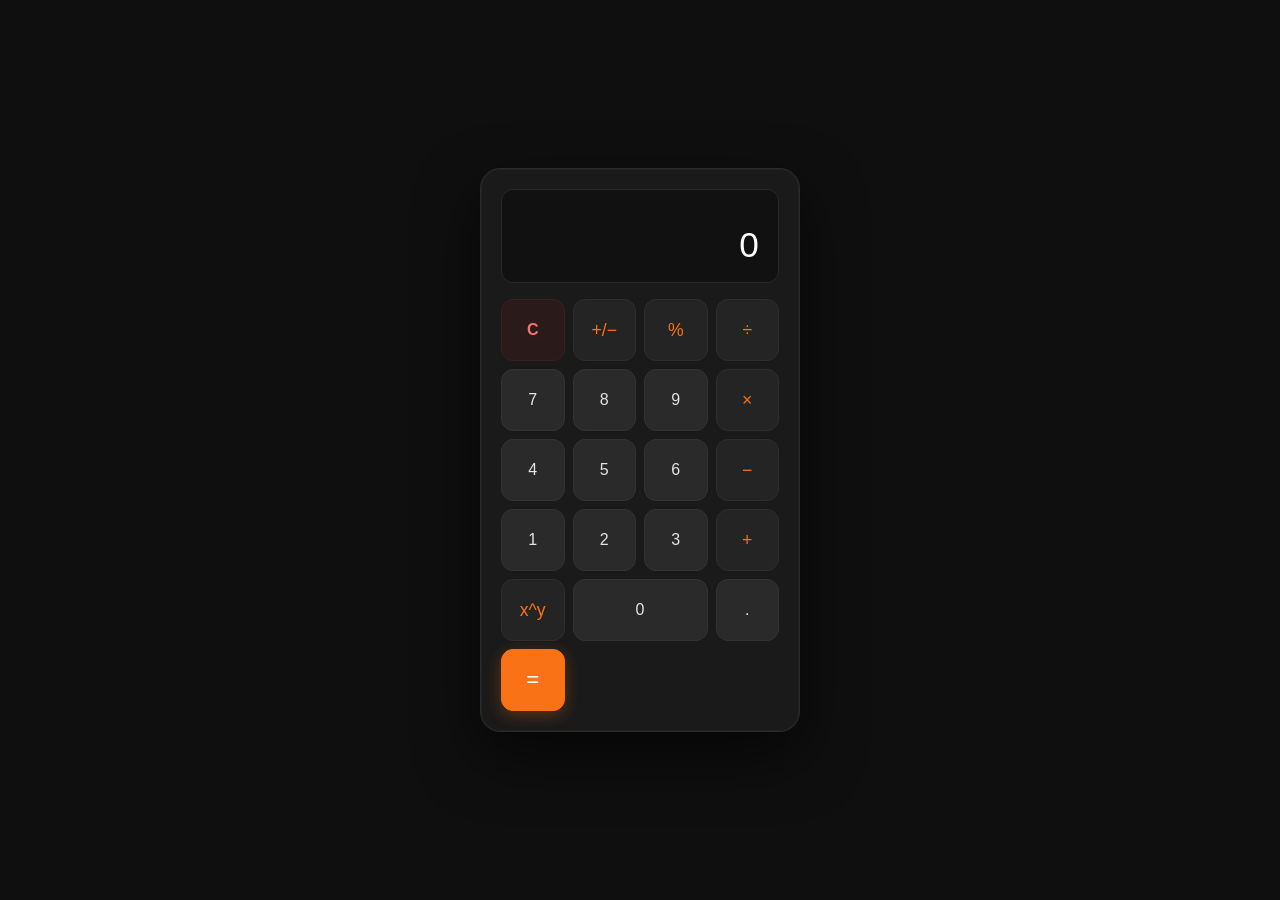
<file: calculator-app/index.html>
<!DOCTYPE html>
<html lang="en">
<head>
  <meta charset="UTF-8">
  <meta name="viewport" content="width=device-width, initial-scale=1.0">
  <title>Document</title>
  <link rel="stylesheet" href="style.css">
</head>
<body>
  <div class="calculator" role="application" aria-label="Calculator">
  <div class="display" aria-live="polite">
    <div class="display-expr" id="expr"></div>
    <div class="display-val"  id="val">0</div>
  </div>

  <div class="grid">
    <button class="btn-clear" onclick="calc.clear()"       aria-label="Clear">C</button>
    <button class="btn-op"    onclick="calc.toggleSign()"  aria-label="Toggle sign">+/−</button>
    <button class="btn-op"    onclick="calc.op('%')"       aria-label="Modulus">%</button>
    <button class="btn-op"    onclick="calc.op('/')"       aria-label="Divide">÷</button>

    <button onclick="calc.digit('7')">7</button>
    <button onclick="calc.digit('8')">8</button>
    <button onclick="calc.digit('9')">9</button>
    <button class="btn-op" onclick="calc.op('*')"  aria-label="Multiply">×</button>

    <button onclick="calc.digit('4')">4</button>
    <button onclick="calc.digit('5')">5</button>
    <button onclick="calc.digit('6')">6</button>
    <button class="btn-op" onclick="calc.op('-')"  aria-label="Subtract">−</button>

    <button onclick="calc.digit('1')">1</button>
    <button onclick="calc.digit('2')">2</button>
    <button onclick="calc.digit('3')">3</button>
    <button class="btn-op" onclick="calc.op('+')"  aria-label="Add">+</button>

    <button class="btn-op" onclick="calc.op('^')"  aria-label="Power">x^y</button>
    <button class="btn-zero" onclick="calc.digit('0')">0</button>
    <button onclick="calc.dot()">.</button>
    <button class="btn-eq" onclick="calc.equals()" aria-label="Equals">=</button>
  </div>
</div>


<script src="script.js"></script>
</body>
</html>
</file>
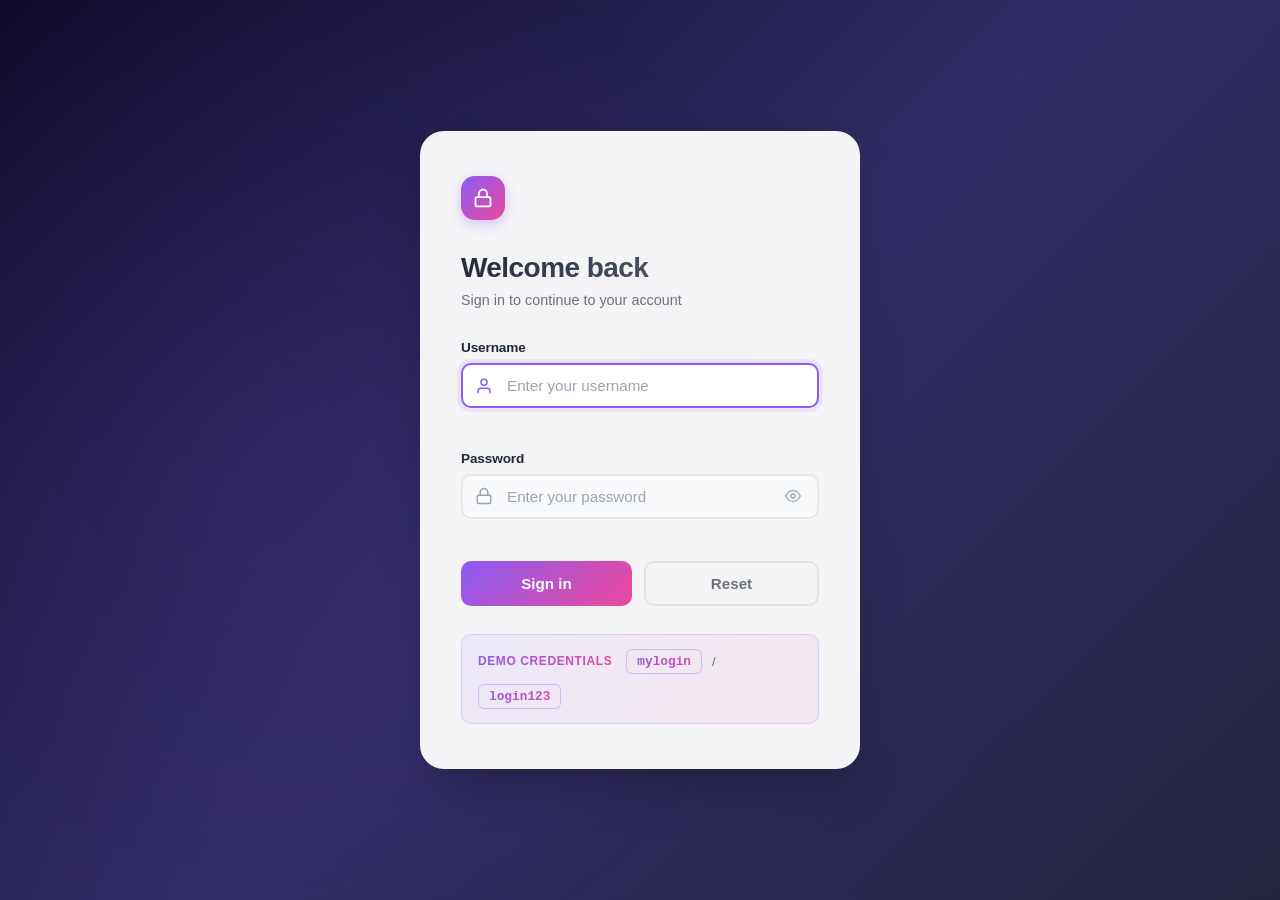
<file: login-app/index.html>
<!DOCTYPE html>
<html lang="en">
<head>
  <meta charset="UTF-8" />
  <meta name="viewport" content="width=device-width, initial-scale=1.0" />
  <title>Sign In</title>
  <link rel="stylesheet" href="style.css" />
</head>
<body>

  <div class="page">

    <div class="card">

      <!-- Brand -->
      <div class="brand">
        <div class="brand-icon">
          <svg width="20" height="20" viewBox="0 0 24 24" fill="none" stroke="currentColor" stroke-width="2.2" stroke-linecap="round" stroke-linejoin="round"><rect x="3" y="11" width="18" height="11" rx="2"/><path d="M7 11V7a5 5 0 0 1 10 0v4"/></svg>
        </div>
      </div>

      <h1 class="heading">Welcome back</h1>
      <p class="sub">Sign in to continue to your account</p>

      <!-- Alert banner -->
      <div id="alert" class="alert" role="alert" aria-live="polite" hidden>
        <svg class="alert-icon" width="16" height="16" viewBox="0 0 24 24" fill="none" stroke="currentColor" stroke-width="2" stroke-linecap="round" stroke-linejoin="round"><circle cx="12" cy="12" r="10"/><line x1="12" y1="8" x2="12" y2="12"/><line x1="12" y1="16" x2="12.01" y2="16"/></svg>
        <span id="alert-text"></span>
      </div>

      <form id="form" novalidate>

        <!-- Username -->
        <div class="field" id="field-u">
          <label for="username">Username</label>
          <div class="input-wrap">
            <svg class="field-icon" width="16" height="16" viewBox="0 0 24 24" fill="none" stroke="currentColor" stroke-width="2" stroke-linecap="round" stroke-linejoin="round" aria-hidden="true"><path d="M20 21v-2a4 4 0 0 0-4-4H8a4 4 0 0 0-4 4v2"/><circle cx="12" cy="7" r="4"/></svg>
            <input type="text" id="username" name="username" placeholder="Enter your username" autocomplete="username" maxlength="50" aria-describedby="u-err" />
          </div>
          <span class="field-err" id="u-err" role="alert"></span>
        </div>

        <!-- Password -->
        <div class="field" id="field-p">
          <label for="password">Password</label>
          <div class="input-wrap">
            <svg class="field-icon" width="16" height="16" viewBox="0 0 24 24" fill="none" stroke="currentColor" stroke-width="2" stroke-linecap="round" stroke-linejoin="round" aria-hidden="true"><rect x="3" y="11" width="18" height="11" rx="2"/><path d="M7 11V7a5 5 0 0 1 10 0v4"/></svg>
            <input type="password" id="password" name="password" placeholder="Enter your password" autocomplete="current-password" aria-describedby="p-err" />
            <button type="button" id="toggle-pw" class="pw-toggle" aria-label="Show password">
              <svg id="eye" width="16" height="16" viewBox="0 0 24 24" fill="none" stroke="currentColor" stroke-width="2" stroke-linecap="round" stroke-linejoin="round"><path d="M1 12s4-8 11-8 11 8 11 8-4 8-11 8-11-8-11-8z"/><circle cx="12" cy="12" r="3"/></svg>
            </button>
          </div>
          <span class="field-err" id="p-err" role="alert"></span>
        </div>

        <!-- Buttons -->
        <div class="actions">
          <button type="submit" class="btn-primary" id="btn-submit">
            <span id="btn-label">Sign in</span>
            <span id="btn-spinner" class="spinner" hidden aria-hidden="true"></span>
          </button>
          <button type="reset" class="btn-ghost" id="btn-reset">Reset</button>
        </div>

      </form>

      <!-- Credentials hint -->
      <div class="hint">
        <span class="hint-label">Demo credentials</span>
        <code>mylogin</code> / <code>login123</code>
      </div>

    </div>

  </div>

  <!-- Success screen (hidden initially) -->
  <div id="success-screen" class="success-screen" hidden>
    <div class="success-card">
      <div class="success-check">
        <svg width="32" height="32" viewBox="0 0 24 24" fill="none" stroke="currentColor" stroke-width="2.5" stroke-linecap="round" stroke-linejoin="round"><polyline points="20 6 9 17 4 12"/></svg>
      </div>
      <h2>You're signed in</h2>
      <p id="success-name">Welcome back!</p>
      <button class="btn-primary" style="margin-top:24px;width:100%;" onclick="goBack()">Sign in again</button>
    </div>
  </div>

  <script src="script.js"></script>
</body>
</html>
</file>
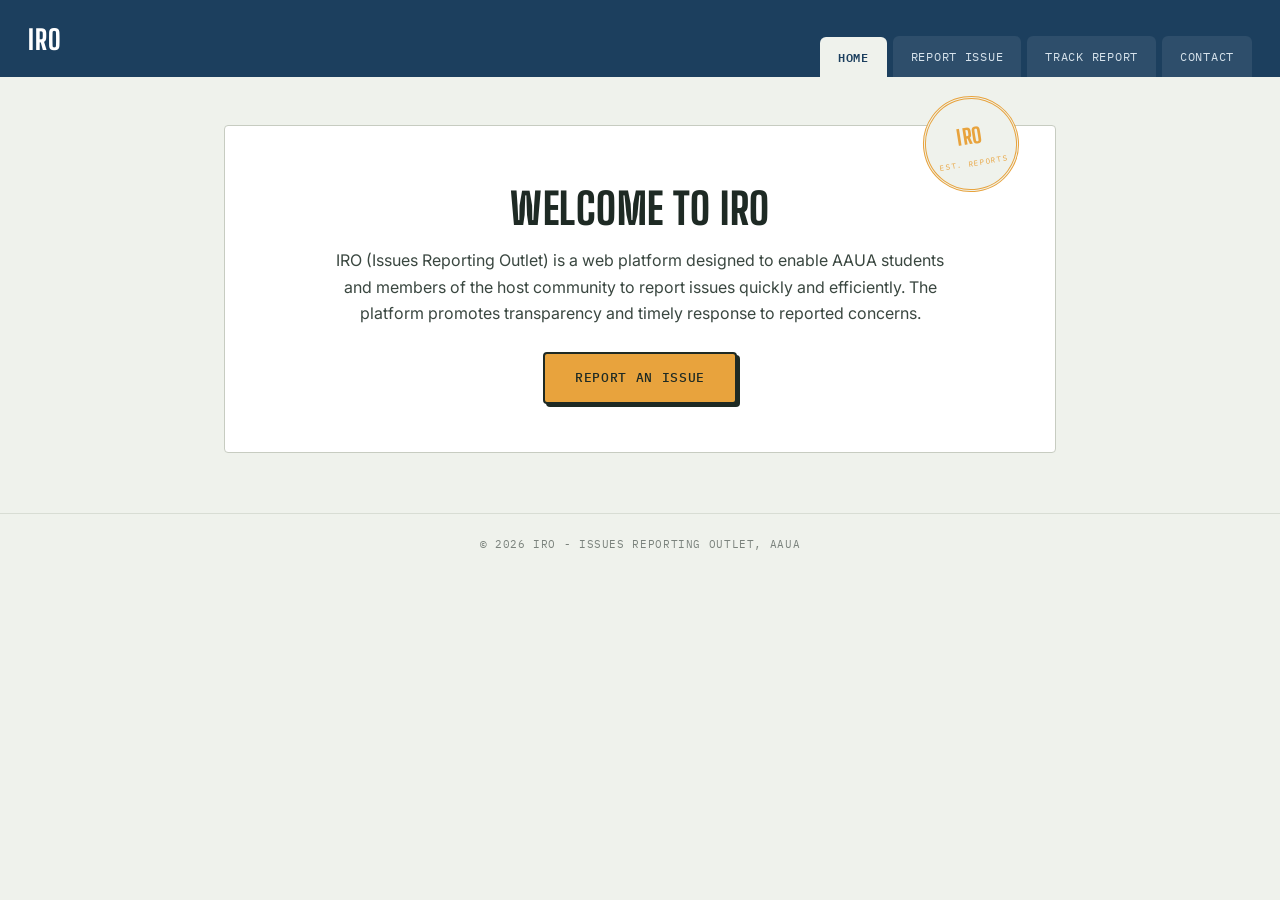
<file: Mini-web - Copy/index.html>
<!DOCTYPE html>
<html lang="en">
<head>
  <meta charset="UTF-8" />
  <meta name="viewport" content="width=device-width, initial-scale=1.0" />
  <title>IRO - Issues Reporting Outlet</title>
  <link rel="stylesheet" href="style.css" />
</head>
<body>

  <header>
    <a href="index.html" class="logo">IRO</a>
    <nav>
      <ul class="tabs">
        <li><a href="index.html" class="active">Home</a></li>
        <li><a href="report.html">Report Issue</a></li>
        <li><a href="status.html">Track Report</a></li>
        <li><a href="contact.html">Contact</a></li>
      </ul>
    </nav>
  </header>

  <main>
    <section class="hero">
      <div class="stamp"><strong>IRO</strong><span>Est. Reports</span></div>
      <h1>Welcome to IRO</h1>
      <p>
        IRO (Issues Reporting Outlet) is a web platform designed to enable AAUA
        students and members of the host community to report issues quickly
        and efficiently. The platform promotes transparency and timely
        response to reported concerns.
      </p>
      <a href="report.html" class="btn">Report an Issue</a>
    </section>
  </main>

  <footer>
    &copy; 2026 IRO - Issues Reporting Outlet, AAUA
  </footer>

</body>
</html>
</file>
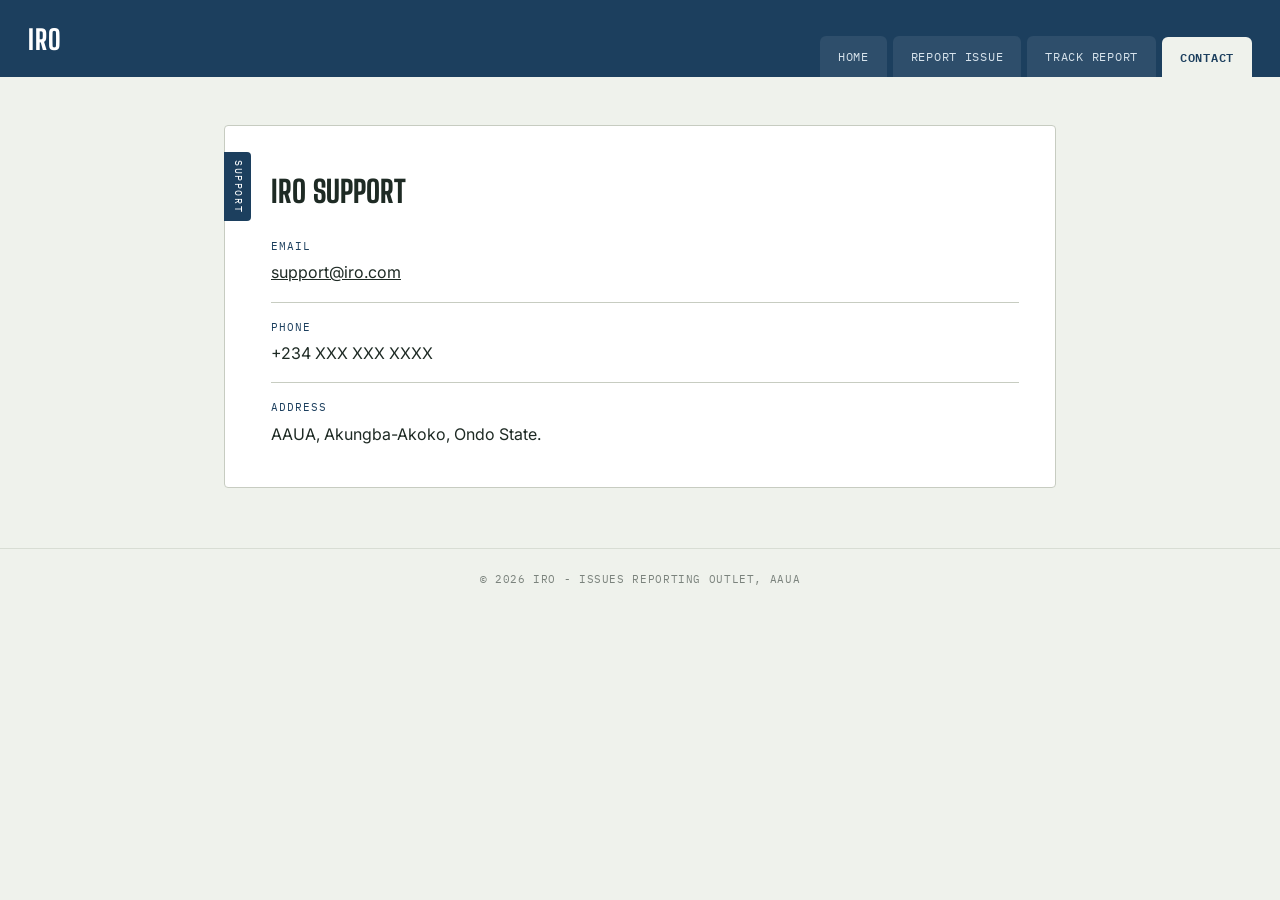
<file: Mini-web - Copy/contact.html>
<!DOCTYPE html>
<html lang="en">
<head>
  <meta charset="UTF-8" />
  <meta name="viewport" content="width=device-width, initial-scale=1.0" />
  <title>Contact - IRO</title>
  <link rel="stylesheet" href="style.css" />
</head>
<body>

  <header>
    <a href="index.html" class="logo">IRO</a>
    <nav>
      <ul class="tabs">
        <li><a href="index.html">Home</a></li>
        <li><a href="report.html">Report Issue</a></li>
        <li><a href="status.html">Track Report</a></li>
        <li><a href="contact.html" class="active">Contact</a></li>
      </ul>
    </nav>
  </header>

  <main>
    <div class="contact-box">
      <h1>IRO Support</h1>
      <p><span class="field-label">Email</span><a href="mailto:support@iro.com">support@iro.com</a></p>
      <p><span class="field-label">Phone</span>+234 XXX XXX XXXX</p>
      <p><span class="field-label">Address</span>AAUA, Akungba-Akoko, Ondo State.</p>
    </div>
  </main>

  <footer>
    &copy; 2026 IRO - Issues Reporting Outlet, AAUA
  </footer>

</body>
</html>
</file>
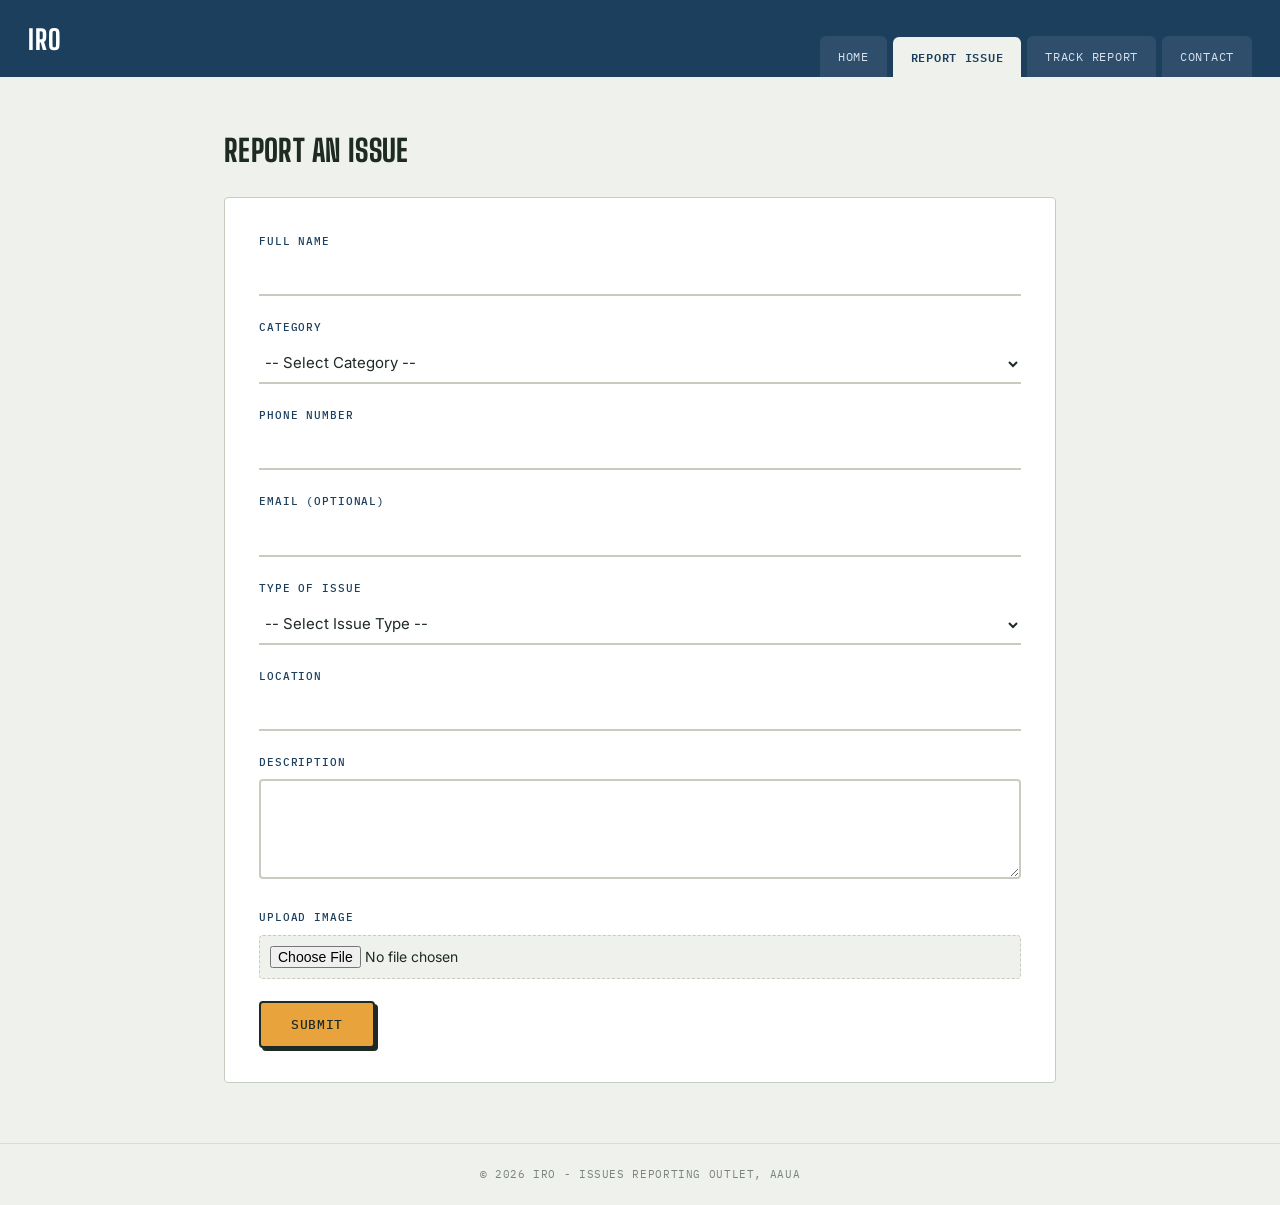
<file: Mini-web - Copy/report.html>
<!DOCTYPE html>
<html lang="en">
<head>
  <meta charset="UTF-8" />
  <meta name="viewport" content="width=device-width, initial-scale=1.0" />
  <title>Report Issue - IRO</title>
  <link rel="stylesheet" href="style.css" />
</head>
<body>

  <header>
    <a href="index.html" class="logo">IRO</a>
    <nav>
      <ul class="tabs">
        <li><a href="index.html">Home</a></li>
        <li><a href="report.html" class="active">Report Issue</a></li>
        <li><a href="status.html">Track Report</a></li>
        <li><a href="contact.html">Contact</a></li>
      </ul>
    </nav>
  </header>

  <main>
    <h1 class="page-title">Report an Issue</h1>

    <form id="reportForm">
      <div class="form-group">
        <label for="fullName">Full Name</label>
        <input type="text" id="fullName" name="fullName" required />
      </div>

      <div class="form-group">
        <label for="category">Category</label>
        <select id="category" name="category" required>
          <option value="">-- Select Category --</option>
          <option value="Student">Student</option>
          <option value="Indigene">Indigene</option>
        </select>
      </div>

      <div class="form-group">
        <label for="phone">Phone Number</label>
        <input type="tel" id="phone" name="phone" required />
      </div>

      <div class="form-group">
        <label for="email">Email (optional)</label>
        <input type="email" id="email" name="email" />
      </div>

      <div class="form-group">
        <label for="issueType">Type of Issue</label>
        <select id="issueType" name="issueType" required>
          <option value="">-- Select Issue Type --</option>
          <option value="Security">Security</option>
          <option value="Roads">Roads</option>
          <option value="Water">Water</option>
          <option value="Electricity">Electricity</option>
          <option value="School">School</option>
          <option value="Environment">Environment</option>
          <option value="Others">Others</option>
        </select>
      </div>

      <div class="form-group">
        <label for="location">Location</label>
        <input type="text" id="location" name="location" required />
      </div>

      <div class="form-group">
        <label for="description">Description</label>
        <textarea id="description" name="description" required></textarea>
      </div>

      <div class="form-group">
        <label for="image">Upload Image</label>
        <input type="file" id="image" name="image" accept="image/*" />
      </div>

      <button type="submit" class="btn">Submit</button>
    </form>
  </main>

  <footer>
    &copy; 2026 IRO - Issues Reporting Outlet, AAUA
  </footer>

  <script src="script.js"></script>
</body>
</html>
</file>
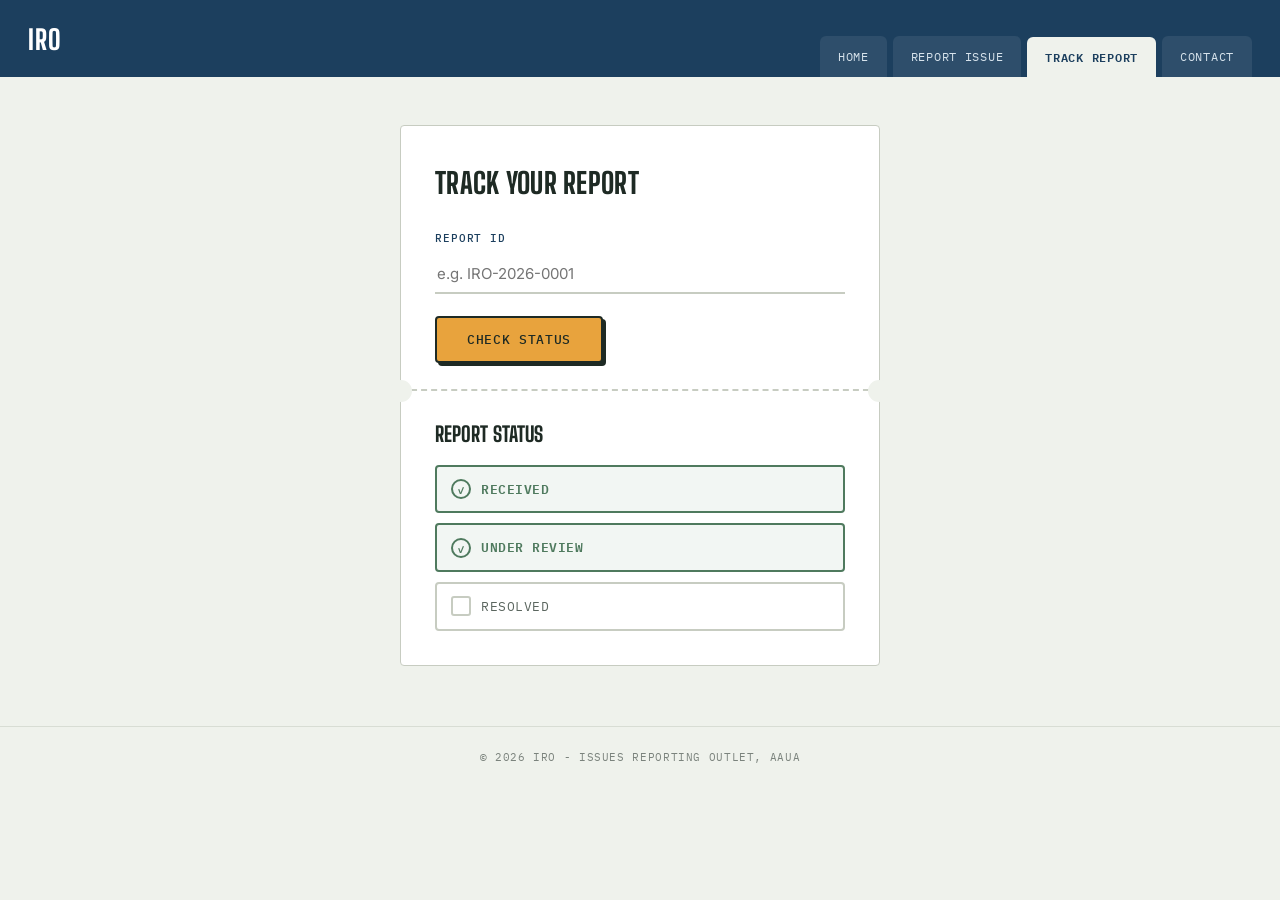
<file: Mini-web - Copy/status.html>
<!DOCTYPE html>
<html lang="en">
<head>
  <meta charset="UTF-8" />
  <meta name="viewport" content="width=device-width, initial-scale=1.0" />
  <title>Track Report - IRO</title>
  <link rel="stylesheet" href="style.css" />
</head>
<body>

  <header>
    <a href="index.html" class="logo">IRO</a>
    <nav>
      <ul class="tabs">
        <li><a href="index.html">Home</a></li>
        <li><a href="report.html">Report Issue</a></li>
        <li><a href="status.html" class="active">Track Report</a></li>
        <li><a href="contact.html">Contact</a></li>
      </ul>
    </nav>
  </header>

  <main>
    <div class="status-box">
      <h1 class="page-title">Track Your Report</h1>

      <form id="trackForm">
        <div class="form-group">
          <label for="reportId">Report ID</label>
          <input type="text" id="reportId" name="reportId" placeholder="e.g. IRO-2026-0001" required />
        </div>
        <button type="submit" class="btn">Check Status</button>
      </form>

      <div class="perforation"></div>

      <div class="status-result" id="statusResult">
        <h2>Report Status</h2>
        <ul class="status-list">
          <li class="done">Received</li>
          <li class="done">Under Review</li>
          <li>Resolved</li>
        </ul>
      </div>
    </div>
  </main>

  <footer>
    &copy; 2026 IRO - Issues Reporting Outlet, AAUA
  </footer>

  <script src="script.js"></script>
</body>
</html>
</file>
<file: calculator-app/style.css>
*, *::before, *::after { box-sizing: border-box; margin: 0; padding: 0; }

body {
  font-family: -apple-system, BlinkMacSystemFont, 'Segoe UI', sans-serif;
  background: #0f0f0f;
  display: flex;
  flex-direction: column;
  align-items: center;
  justify-content: center;
  min-height: 100vh;
  padding: 24px 16px;
  gap: 16px;
}

/* ── Brand ─────────────────────────────────────────────────── */
.brand {
  display: flex;
  align-items: center;
  gap: 10px;
  align-self: flex-start;
  max-width: 320px;
  width: 100%;
}
.brand-icon {
  width: 32px; height: 32px;
  background: #f97316;
  border-radius: 8px;
  display: flex; align-items: center; justify-content: center;
  color: #fff; flex-shrink: 0;
}
.brand-name {
  font-size: .82rem;
  font-weight: 700;
  color: #ffffff;
  letter-spacing: .1em;
  text-transform: uppercase;
}

/* ── Calculator ─────────────────────────────────────────────── */
.calculator {
  width: 100%;
  max-width: 320px;
  background: #1a1a1a;
  border: 1px solid #2a2a2a;
  border-radius: 20px;
  padding: 20px;
  box-shadow: 0 24px 60px rgba(0,0,0,0.6), 0 0 0 1px rgba(255,255,255,0.04) inset;
}

/* ── Display ────────────────────────────────────────────────── */
.display {
  background: #111111;
  border: 1px solid #2a2a2a;
  border-radius: 12px;
  padding: 18px 20px;
  margin-bottom: 16px;
  text-align: right;
  min-height: 90px;
  display: flex;
  flex-direction: column;
  justify-content: space-between;
}
.display-expr {
  font-size: 0.78rem;
  color: #555;
  min-height: 18px;
  word-break: break-all;
  font-variant-numeric: tabular-nums;
}
.display-val {
  font-size: 2.2rem;
  font-weight: 300;
  color: #ffffff;
  word-break: break-all;
  line-height: 1.1;
  letter-spacing: -0.02em;
  font-variant-numeric: tabular-nums;
}
.display-val.error { color: #f87171; font-size: 1.3rem; }

/* ── Grid ───────────────────────────────────────────────────── */
.grid {
  display: grid;
  grid-template-columns: repeat(4, 1fr);
  gap: 8px;
}

/* ── Buttons ────────────────────────────────────────────────── */
button {
  background: #2a2a2a;
  border: 1px solid #333;
  border-radius: 12px;
  color: #e5e5e5;
  font-size: 1rem;
  font-family: inherit;
  font-weight: 400;
  height: 62px;
  cursor: pointer;
  transition: background 0.1s, transform 0.08s;
  display: flex; align-items: center; justify-content: center;
  user-select: none;
}
button:hover  { background: #333; }
button:active { transform: scale(0.93); }
button:focus-visible { outline: 2px solid #f97316; outline-offset: 2px; }

/* Operator buttons */
.btn-op {
  background: #242424;
  color: #f97316;
  font-size: 1.1rem;
  font-weight: 500;
  border-color: #2e2e2e;
}
.btn-op:hover { background: #2e2e2e; }

/* Clear */
.btn-clear {
  background: #2a1a1a;
  color: #f87171;
  font-weight: 600;
  border-color: #3a2020;
}
.btn-clear:hover { background: #3a2020; }

/* Equals */
.btn-eq {
  background: #f97316;
  color: #fff;
  border-color: #f97316;
  font-size: 1.4rem;
  font-weight: 500;
  box-shadow: 0 4px 16px rgba(249,115,22,0.3);
}
.btn-eq:hover { background: #ea6c0a; border-color: #ea6c0a; box-shadow: 0 6px 20px rgba(249,115,22,0.45); }

/* Zero */
.btn-zero { grid-column: span 2; }

/* ── Hint ───────────────────────────────────────────────────── */
.keyboard-hint {
  font-size: 0.72rem;
  color: #3a3a3a;
  text-align: center;
  max-width: 320px;
  width: 100%;
}

/* ── Responsive ─────────────────────────────────────────────── */
@media (max-width: 380px) {
  .calculator { padding: 16px; }
  button { height: 54px; font-size: 0.9rem; }
  .display-val { font-size: 1.8rem; }
}

@media (prefers-reduced-motion: reduce) {
  button { transition: none; }
}
</file>
<file: login-app/style.css>
*, *::before, *::after { box-sizing: border-box; margin: 0; padding: 0; }

:root {
  /* Premium Dark Theme - Modern Gradient */
  --bg-gradient-start: #0f0c29;
  --bg-gradient-mid: #302b63;
  --bg-gradient-end: #24243e;
  
  --card-bg: rgba(255, 255, 255, 0.98);
  --card-bg-glass: rgba(255, 255, 255, 0.95);
  
  --border: rgba(0, 0, 0, 0.08);
  --border-focus: #8b5cf6;
  --input-bg: #f9fafb;
  
  --text-1: #1f2937;
  --text-2: #6b7280;
  --text-3: #9ca3af;
  
  /* Vibrant Gradient Accent */
  --accent-start: #8b5cf6;
  --accent-end: #ec4899;
  --accent-dark-start: #7c3aed;
  --accent-dark-end: #db2777;
  --accent-light: #f3e8ff;
  
  --success-bg: #ecfdf5;
  --success-text: #059669;
  --success-border: #a7f3d0;
  
  --error-bg: #fef2f2;
  --error-text: #dc2626;
  --error-border: #fecaca;
  
  --radius: 16px;
  --radius-sm: 10px;
  
  /* Glass morphism */
  --glass-blur: 20px;
}

html { font-size: 16px; -webkit-font-smoothing: antialiased; }

body {
  font-family: -apple-system, BlinkMacSystemFont, 'Inter', 'Segoe UI', sans-serif;
  background: linear-gradient(135deg, var(--bg-gradient-start), var(--bg-gradient-mid), var(--bg-gradient-end));
  color: var(--text-1);
  min-height: 100vh;
  display: flex;
  align-items: center;
  justify-content: center;
  padding: 24px 16px;
  position: relative;
}

/* Animated background effect */
body::before {
  content: '';
  position: fixed;
  top: 0;
  left: 0;
  width: 100%;
  height: 100%;
  background: radial-gradient(circle at 20% 50%, rgba(139, 92, 246, 0.1) 0%, transparent 50%);
  pointer-events: none;
  animation: gradientShift 10s ease infinite;
}

@keyframes gradientShift {
  0%, 100% { opacity: 0.5; }
  50% { opacity: 1; }
}

/* ── Page ─────────────────────────────────────────────────── */
.page {
  width: 100%;
  max-width: 440px;
  position: relative;
  z-index: 1;
}

/* ── Card with Glass Effect ───────────────────────────────── */
.card {
  background: var(--card-bg-glass);
  backdrop-filter: blur(var(--glass-blur));
  border: 1px solid rgba(255, 255, 255, 0.2);
  border-radius: 24px;
  padding: 44px 40px;
  box-shadow: 0 25px 50px -12px rgba(0, 0, 0, 0.25);
  transition: transform 0.3s ease, box-shadow 0.3s ease;
}

.card:hover {
  transform: translateY(-4px);
  box-shadow: 0 30px 60px -12px rgba(0, 0, 0, 0.3);
}

/* ── Brand with Gradient ──────────────────────────────────── */
.brand {
  display: flex;
  align-items: center;
  gap: 12px;
  margin-bottom: 32px;
}

.brand-icon {
  width: 44px;
  height: 44px;
  background: linear-gradient(135deg, var(--accent-start), var(--accent-end));
  border-radius: 14px;
  display: flex;
  align-items: center;
  justify-content: center;
  color: #fff;
  flex-shrink: 0;
  box-shadow: 0 4px 12px rgba(139, 92, 246, 0.3);
}

.brand-name {
  font-size: 1.1rem;
  font-weight: 700;
  background: linear-gradient(135deg, var(--accent-start), var(--accent-end));
  -webkit-background-clip: text;
  background-clip: text;
  color: transparent;
  letter-spacing: -0.01em;
  text-transform: uppercase;
}

/* ── Headings ─────────────────────────────────────────────── */
.heading {
  font-size: 1.75rem;
  font-weight: 800;
  background: linear-gradient(135deg, var(--text-1), var(--text-2));
  -webkit-background-clip: text;
  background-clip: text;
  color: transparent;
  margin-bottom: 8px;
  letter-spacing: -0.02em;
}

.sub {
  font-size: 0.9rem;
  color: var(--text-2);
  margin-bottom: 32px;
}

/* ── Alert with Gradient ──────────────────────────────────── */
.alert {
  display: flex;
  align-items: flex-start;
  gap: 12px;
  padding: 14px 16px;
  border-radius: var(--radius-sm);
  font-size: 0.875rem;
  line-height: 1.5;
  margin-bottom: 24px;
  border: none;
  animation: fadeSlide 0.3s ease;
  box-shadow: 0 2px 8px rgba(0, 0, 0, 0.05);
}
.alert[hidden] { display: none; }
.alert.is-error   { background: linear-gradient(135deg, var(--error-bg), #fee); color: var(--error-text); border-left: 3px solid var(--error-text); }
.alert.is-success { background: linear-gradient(135deg, var(--success-bg), #e6f7e6); color: var(--success-text); border-left: 3px solid var(--success-text); }
.alert-icon { flex-shrink: 0; margin-top: 2px; }

@keyframes fadeSlide {
  from { opacity: 0; transform: translateY(-8px); }
  to   { opacity: 1; transform: translateY(0); }
}

/* ── Fields ───────────────────────────────────────────────── */
.field { margin-bottom: 22px; }

label {
  display: block;
  font-size: 0.85rem;
  font-weight: 600;
  color: var(--text-1);
  margin-bottom: 8px;
  letter-spacing: -0.01em;
}

.input-wrap {
  position: relative;
  display: flex;
  align-items: center;
}

.field-icon {
  position: absolute;
  left: 14px;
  color: var(--text-3);
  pointer-events: none;
  transition: all 0.2s;
  width: 18px;
  height: 18px;
}

input[type="text"],
input[type="password"] {
  width: 100%;
  background: var(--input-bg);
  border: 2px solid var(--border);
  border-radius: var(--radius-sm);
  padding: 12px 44px 12px 44px;
  font-size: 0.95rem;
  font-family: inherit;
  color: var(--text-1);
  outline: none;
  transition: all 0.2s ease;
}

input::placeholder { color: var(--text-3); }

input:focus {
  border-color: var(--accent-start);
  background: #fff;
  box-shadow: 0 0 0 4px rgba(139, 92, 246, 0.1);
}

.field.is-valid   input { border-color: var(--success-text); }
.field.is-invalid input { border-color: var(--error-text); }
.field.is-invalid input:focus { box-shadow: 0 0 0 4px rgba(220, 38, 38, 0.1); }
.field.is-valid   input:focus { border-color: var(--accent-start); box-shadow: 0 0 0 4px rgba(139, 92, 246, 0.1); }

.field.is-valid   .field-icon,
.input-wrap:focus-within .field-icon { color: var(--accent-start); }
.field.is-invalid .field-icon { color: var(--error-text); }

.field-err {
  display: block;
  font-size: 0.75rem;
  color: var(--error-text);
  margin-top: 6px;
  min-height: 1.2em;
  font-weight: 500;
}

/* ── Password toggle ──────────────────────────────────────── */
.pw-toggle {
  position: absolute;
  right: 12px;
  background: none;
  border: none;
  cursor: pointer;
  color: var(--text-3);
  padding: 6px;
  border-radius: 6px;
  display: flex;
  align-items: center;
  transition: all 0.2s;
}
.pw-toggle:hover { color: var(--accent-start); background: rgba(139, 92, 246, 0.1); }
.pw-toggle:focus-visible { outline: 2px solid var(--accent-start); outline-offset: 2px; }

/* ── Buttons with Gradient ────────────────────────────────── */
.actions {
  display: flex;
  gap: 12px;
  margin-top: 8px;
}

.btn-primary {
  flex: 1;
  padding: 12px 24px;
  background: linear-gradient(135deg, var(--accent-start), var(--accent-end));
  color: #fff;
  border: none;
  border-radius: var(--radius-sm);
  font-family: inherit;
  font-size: 0.95rem;
  font-weight: 600;
  cursor: pointer;
  display: flex;
  align-items: center;
  justify-content: center;
  gap: 8px;
  transition: all 0.2s ease;
  position: relative;
  overflow: hidden;
}

.btn-primary::before {
  content: '';
  position: absolute;
  top: 0;
  left: -100%;
  width: 100%;
  height: 100%;
  background: linear-gradient(90deg, transparent, rgba(255,255,255,0.2), transparent);
  transition: left 0.5s;
}

.btn-primary:hover::before {
  left: 100%;
}

.btn-primary:hover:not(:disabled) {
  transform: translateY(-2px);
  box-shadow: 0 8px 20px rgba(139, 92, 246, 0.4);
}

.btn-primary:active:not(:disabled) { transform: translateY(0); }
.btn-primary:disabled { opacity: 0.6; cursor: not-allowed; }

.btn-ghost {
  flex: 1;
  padding: 12px 24px;
  background: transparent;
  color: var(--text-2);
  border: 2px solid var(--border);
  border-radius: var(--radius-sm);
  font-family: inherit;
  font-size: 0.95rem;
  font-weight: 600;
  cursor: pointer;
  transition: all 0.2s ease;
}

.btn-ghost:hover { 
  background: rgba(139, 92, 246, 0.05); 
  color: var(--accent-start); 
  border-color: var(--accent-start);
  transform: translateY(-1px);
}

/* ── Spinner ──────────────────────────────────────────────── */
.spinner {
  width: 16px; 
  height: 16px;
  border: 2px solid rgba(255,255,255,0.3);
  border-top-color: #fff;
  border-radius: 50%;
  animation: spin 0.65s linear infinite;
}
.spinner[hidden] { display: none; }
@keyframes spin { to { transform: rotate(360deg); } }

/* ── Hint with Gradient ───────────────────────────────────── */
.hint {
  margin-top: 28px;
  padding: 14px 16px;
  background: linear-gradient(135deg, rgba(139, 92, 246, 0.08), rgba(236, 72, 153, 0.08));
  border-radius: var(--radius-sm);
  font-size: 0.8rem;
  color: var(--text-2);
  display: flex;
  align-items: center;
  gap: 10px;
  flex-wrap: wrap;
  border: 1px solid rgba(139, 92, 246, 0.2);
}

.hint-label {
  font-weight: 700;
  background: linear-gradient(135deg, var(--accent-start), var(--accent-end));
  -webkit-background-clip: text;
  background-clip: text;
  color: transparent;
  font-size: 0.75rem;
  text-transform: uppercase;
  letter-spacing: 0.05em;
  margin-right: 4px;
}

code {
  background: white;
  border: 1px solid rgba(139, 92, 246, 0.3);
  border-radius: 6px;
  padding: 4px 10px;
  font-family: 'Courier New', monospace;
  font-size: 0.8rem;
  background: linear-gradient(135deg, var(--accent-start), var(--accent-end));
  -webkit-background-clip: text;
  background-clip: text;
  color: transparent;
  font-weight: 700;
}

/* ── Success screen with Gradient ─────────────────────────── */
.success-screen {
  position: fixed;
  inset: 0;
  background: linear-gradient(135deg, var(--bg-gradient-start), var(--bg-gradient-mid), var(--bg-gradient-end));
  display: flex;
  align-items: center;
  justify-content: center;
  padding: 24px;
  animation: fadeIn 0.4s ease;
  z-index: 1000;
}
.success-screen[hidden] { display: none; }

@keyframes fadeIn { from { opacity: 0; } to { opacity: 1; } }

.success-card {
  background: var(--card-bg-glass);
  backdrop-filter: blur(var(--glass-blur));
  border: 1px solid rgba(255, 255, 255, 0.2);
  border-radius: 28px;
  padding: 52px 40px;
  max-width: 400px;
  width: 100%;
  text-align: center;
  box-shadow: 0 25px 50px -12px rgba(0, 0, 0, 0.3);
}

.success-check {
  width: 80px; 
  height: 80px;
  background: linear-gradient(135deg, var(--success-bg), #d1fae5);
  border: 2px solid var(--success-border);
  border-radius: 50%;
  display: flex;
  align-items: center;
  justify-content: center;
  color: var(--success-text);
  margin: 0 auto 24px;
  animation: popIn 0.5s cubic-bezier(0.34, 1.56, 0.64, 1);
}

@keyframes popIn {
  from { transform: scale(0.3); opacity: 0; }
  to   { transform: scale(1);   opacity: 1; }
}

.success-card h2 {
  font-size: 1.5rem;
  font-weight: 800;
  background: linear-gradient(135deg, var(--text-1), var(--accent-start));
  -webkit-background-clip: text;
  background-clip: text;
  color: transparent;
  margin-bottom: 10px;
}

.success-card p {
  font-size: 0.95rem;
  color: var(--text-2);
}

/* ── Responsive ───────────────────────────────────────────── */
@media (max-width: 480px) {
  .card { 
    padding: 32px 24px; 
  }
  .heading { 
    font-size: 1.5rem; 
  }
  .actions { 
    flex-direction: column; 
    gap: 10px;
  }
  .brand-icon {
    width: 38px;
    height: 38px;
  }
}

@media (prefers-reduced-motion: reduce) {
  *, .spinner, .card, .btn-primary, .success-check {
    animation: none !important;
    transition: none !important;
  }
}
</file>
<file: Mini-web - Copy/style.css>
@import url('https://fonts.googleapis.com/css2?family=Big+Shoulders+Display:wght@700;800&family=Inter:wght@400;500;600&family=IBM+Plex+Mono:wght@400;500&display=swap');

:root {
  --paper: #EFF2EC;
  --card: #FFFFFF;
  --ink: #1E2A24;
  --civic-blue: #1C3F5E;
  --civic-blue-light: #2E5878;
  --amber: #E8A33D;
  --moss: #4F7A5E;
  --alert: #C1442D;
  --line: #C7CCC1;

  --font-display: 'Big Shoulders Display', sans-serif;
  --font-body: 'Inter', Arial, sans-serif;
  --font-mono: 'IBM Plex Mono', monospace;
}

* {
  margin: 0;
  padding: 0;
  box-sizing: border-box;
}

body {
  font-family: var(--font-body);
  background-color: var(--paper);
  color: var(--ink);
  line-height: 1.65;
}

a { color: inherit; }

:focus-visible {
  outline: 2px solid var(--amber);
  outline-offset: 2px;
}

/* ===== Navigation - folder tab rail ===== */
header {
  background-color: var(--civic-blue);
  padding: 18px 28px 0;
  display: flex;
  justify-content: space-between;
  align-items: flex-end;
  flex-wrap: wrap;
  gap: 12px;
}

.logo {
  font-family: var(--font-display);
  font-weight: 800;
  font-size: 1.7rem;
  letter-spacing: 0.03em;
  color: #ffffff;
  text-decoration: none;
  padding-bottom: 14px;
}

nav ul.tabs {
  list-style: none;
  display: flex;
  gap: 6px;
  flex-wrap: wrap;
}

nav ul.tabs li a {
  display: inline-block;
  text-decoration: none;
  font-family: var(--font-mono);
  font-size: 12px;
  letter-spacing: 0.06em;
  text-transform: uppercase;
  color: #D7E3EC;
  background: rgba(255, 255, 255, 0.08);
  padding: 11px 18px 10px;
  border-radius: 6px 6px 0 0;
  position: relative;
  top: 0;
  transition: background 0.15s ease, color 0.15s ease, top 0.15s ease;
}

nav ul.tabs li a:hover {
  background: rgba(255, 255, 255, 0.18);
  color: #ffffff;
  top: -2px;
}

nav ul.tabs li a.active {
  background: var(--paper);
  color: var(--civic-blue);
  font-weight: 600;
  top: 1px;
}

/* ===== Main Content ===== */
main {
  max-width: 880px;
  margin: 0 auto;
  padding: 48px 24px 40px;
}

/* ===== Hero / Case-file cover ===== */
.hero {
  position: relative;
  text-align: center;
  background: var(--card);
  padding: 60px 32px 48px;
  border: 1px solid var(--line);
  border-radius: 4px;
}

.stamp {
  position: absolute;
  top: -30px;
  right: 36px;
  width: 96px;
  height: 96px;
  border-radius: 50%;
  border: 3px double var(--amber);
  background: var(--paper);
  color: var(--amber);
  transform: rotate(-9deg);
  display: flex;
  flex-direction: column;
  align-items: center;
  justify-content: center;
}

.stamp strong {
  font-family: var(--font-display);
  font-weight: 800;
  font-size: 21px;
  letter-spacing: 0.04em;
}

.stamp span {
  font-family: var(--font-mono);
  font-size: 7.5px;
  letter-spacing: 0.1em;
  text-transform: uppercase;
  margin-top: 3px;
}

.hero h1 {
  font-family: var(--font-display);
  font-weight: 800;
  font-size: 2.7rem;
  text-transform: uppercase;
  letter-spacing: 0.01em;
  line-height: 1.05;
  color: var(--ink);
  margin-bottom: 16px;
}

.hero p {
  max-width: 620px;
  margin: 0 auto 26px auto;
  color: #3A4740;
  font-size: 1rem;
}

/* ===== Buttons - rubber stamp press ===== */
.btn {
  display: inline-block;
  background-color: var(--amber);
  color: var(--ink);
  font-family: var(--font-mono);
  text-transform: uppercase;
  letter-spacing: 0.05em;
  font-size: 13px;
  font-weight: 500;
  padding: 13px 30px;
  border: 2px solid var(--ink);
  border-radius: 4px;
  cursor: pointer;
  text-decoration: none;
  box-shadow: 3px 3px 0 var(--ink);
}

@media (prefers-reduced-motion: no-preference) {
  .btn {
    transition: transform 0.12s ease, box-shadow 0.12s ease;
  }
}

.btn:hover {
  transform: translate(1px, 1px);
  box-shadow: 2px 2px 0 var(--ink);
}

.btn:active {
  transform: translate(3px, 3px);
  box-shadow: 0 0 0 var(--ink);
}

/* ===== Page title (used above forms) ===== */
.page-title {
  font-family: var(--font-display);
  font-weight: 800;
  font-size: 1.9rem;
  text-transform: uppercase;
  letter-spacing: 0.01em;
  color: var(--ink);
  margin-bottom: 22px;
}

/* ===== Forms - intake sheet ===== */
form {
  background-color: var(--card);
  border: 1px solid var(--line);
  border-radius: 4px;
  padding: 34px;
}

.form-group {
  margin-bottom: 22px;
}

label {
  display: block;
  margin-bottom: 8px;
  font-family: var(--font-mono);
  font-size: 11px;
  font-weight: 500;
  text-transform: uppercase;
  letter-spacing: 0.08em;
  color: var(--civic-blue);
}

input[type="text"],
input[type="email"],
input[type="tel"],
select {
  width: 100%;
  padding: 8px 2px 9px;
  border: none;
  border-bottom: 2px solid var(--line);
  border-radius: 0;
  background: transparent;
  font-family: var(--font-body);
  font-size: 15px;
  color: var(--ink);
}

textarea {
  width: 100%;
  padding: 12px;
  border: 2px solid var(--line);
  border-radius: 4px;
  background: transparent;
  font-family: var(--font-body);
  font-size: 15px;
  color: var(--ink);
  resize: vertical;
  min-height: 100px;
}

input[type="file"] {
  width: 100%;
  padding: 10px;
  border: 1px dashed var(--line);
  border-radius: 4px;
  background: var(--paper);
  font-family: var(--font-body);
  font-size: 14px;
}

input:focus,
select:focus,
textarea:focus {
  outline: none;
  border-color: var(--amber);
}

/* ===== Status page - ticket stub ===== */
.status-box {
  position: relative;
  max-width: 480px;
  margin: 0 auto;
  background-color: var(--card);
  border: 1px solid var(--line);
  border-radius: 4px;
  padding: 34px;
}

.status-box form {
  background: none;
  border: none;
  padding: 0;
}

.status-box h1 {
  font-family: var(--font-display);
  font-weight: 800;
  font-size: 1.8rem;
  text-transform: uppercase;
  color: var(--ink);
  margin-bottom: 22px;
}

.perforation {
  position: relative;
  border-top: 2px dashed var(--line);
  margin: 26px -34px;
}

.perforation::before,
.perforation::after {
  content: "";
  position: absolute;
  top: -11px;
  width: 22px;
  height: 22px;
  background: var(--paper);
  border-radius: 50%;
}

.perforation::before { left: -11px; }
.perforation::after { right: -11px; }

.report-id-display {
  font-family: var(--font-mono);
  font-size: 1.05rem;
  letter-spacing: 0.14em;
  text-align: center;
  color: var(--civic-blue);
  background: var(--paper);
  border-radius: 4px;
  padding: 14px;
  margin-bottom: 4px;
}

.status-result h2 {
  font-family: var(--font-display);
  font-weight: 800;
  font-size: 1.3rem;
  text-transform: uppercase;
  color: var(--ink);
  margin-bottom: 14px;
}

.status-list {
  list-style: none;
  display: flex;
  flex-direction: column;
  gap: 10px;
}

.status-list li {
  display: flex;
  align-items: center;
  gap: 10px;
  padding: 12px 14px;
  border: 2px solid var(--line);
  border-radius: 4px;
  font-family: var(--font-mono);
  font-size: 12.5px;
  text-transform: uppercase;
  letter-spacing: 0.04em;
  color: #5B665F;
}

.status-list li::before {
  content: "";
  display: inline-block;
  width: 16px;
  height: 16px;
  border: 2px solid var(--line);
  border-radius: 3px;
  flex-shrink: 0;
}

.status-list li.done {
  border-color: var(--moss);
  color: var(--moss);
  background: rgba(79, 122, 94, 0.07);
  font-weight: 600;
}

.status-list li.done::before {
  content: "\2713";
  display: inline-flex;
  align-items: center;
  justify-content: center;
  border-color: var(--moss);
  border-radius: 50%;
  font-size: 10px;
  color: var(--moss);
}

/* ===== Contact page - index card ===== */
.contact-box {
  position: relative;
  background-color: var(--card);
  border: 1px solid var(--line);
  border-radius: 4px;
  padding: 40px 36px 24px 46px;
}

.contact-box::before {
  content: "SUPPORT";
  position: absolute;
  left: -1px;
  top: 26px;
  background: var(--civic-blue);
  color: #ffffff;
  font-family: var(--font-mono);
  font-size: 10px;
  letter-spacing: 0.16em;
  padding: 8px 5px;
  writing-mode: vertical-rl;
  border-radius: 0 4px 4px 0;
}

.contact-box h1 {
  font-family: var(--font-display);
  font-weight: 800;
  font-size: 1.9rem;
  text-transform: uppercase;
  color: var(--ink);
  margin-bottom: 6px;
}

.contact-box p {
  padding: 16px 0;
  border-bottom: 1px solid var(--line);
  margin: 0;
}

.contact-box p:last-child {
  border-bottom: none;
}

.contact-box .field-label {
  display: block;
  font-family: var(--font-mono);
  font-size: 10.5px;
  text-transform: uppercase;
  letter-spacing: 0.09em;
  color: var(--civic-blue);
  margin-bottom: 4px;
}

/* ===== Footer ===== */
footer {
  text-align: center;
  padding: 22px;
  margin-top: 20px;
  border-top: 1px solid var(--line);
  font-family: var(--font-mono);
  font-size: 10.5px;
  letter-spacing: 0.06em;
  text-transform: uppercase;
  color: var(--ink);
  opacity: 0.55;
}

/* ===== Responsive ===== */
@media (max-width: 640px) {
  header {
    flex-direction: column;
    align-items: flex-start;
    padding-bottom: 4px;
  }

  .logo { padding-bottom: 8px; }

  .hero h1 { font-size: 2.1rem; }

  .stamp {
    position: static;
    transform: rotate(-4deg);
    margin: 0 auto 20px;
  }

  .perforation { margin: 22px -20px; }

  form, .status-box, .contact-box {
    padding: 24px;
  }

  .contact-box { padding-left: 34px; }
}
</file>
